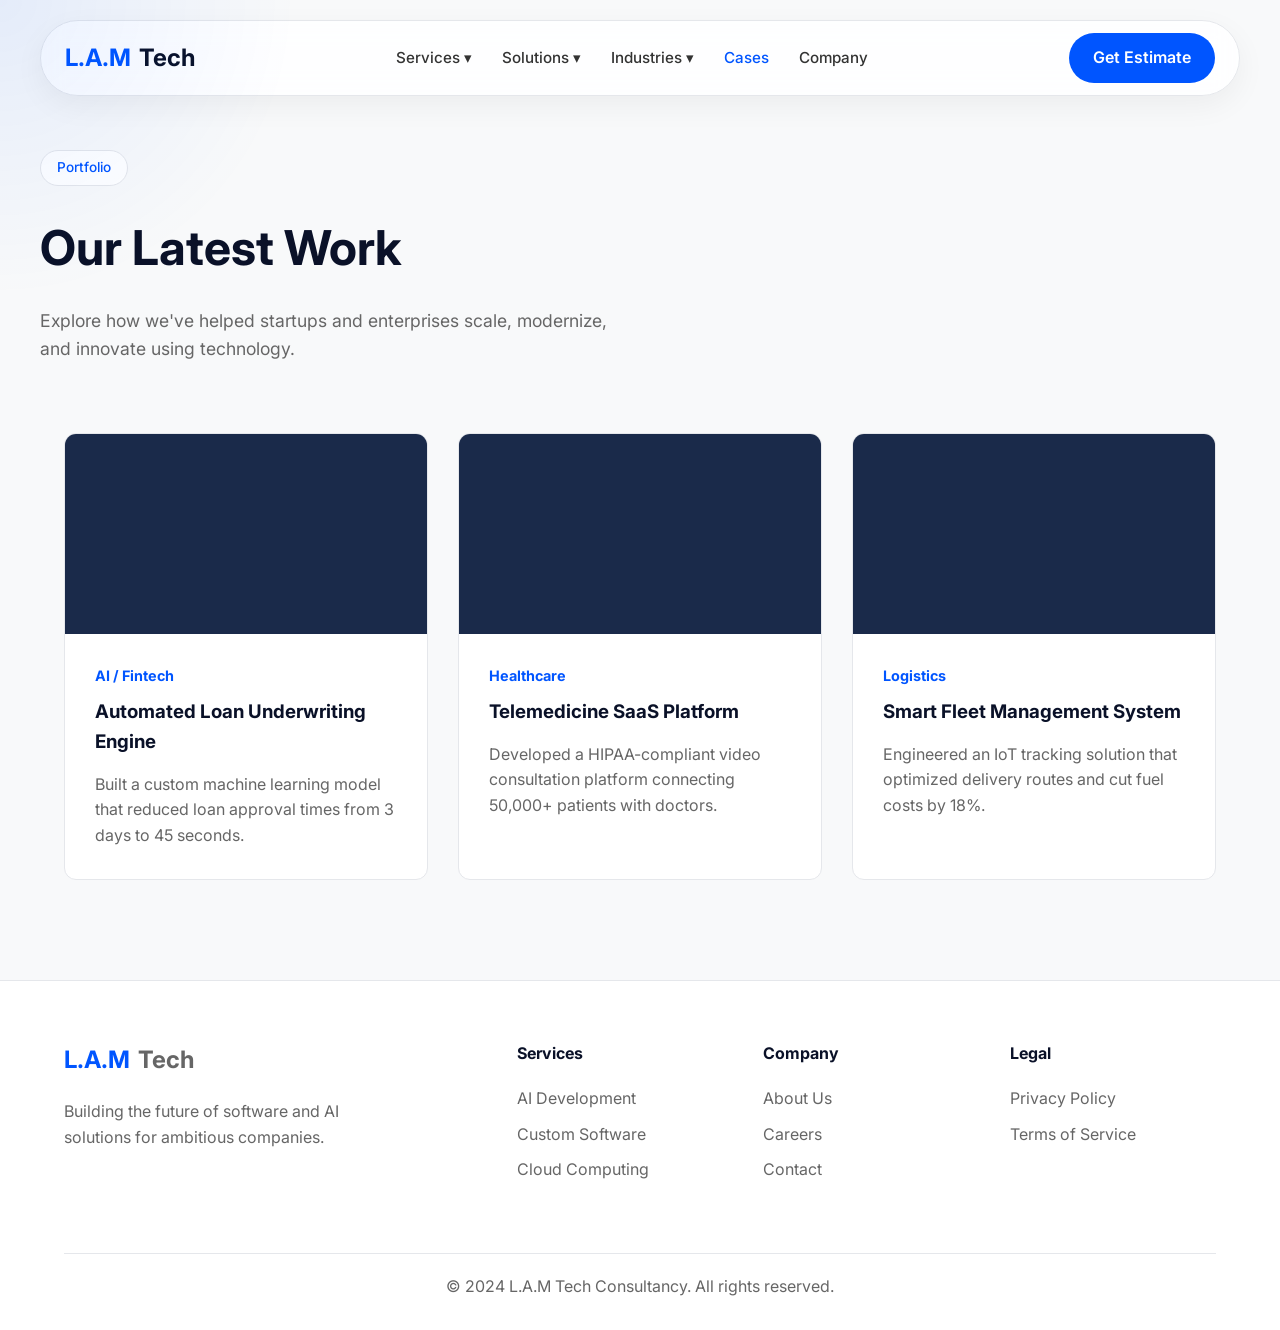
<file: cases.html>
<!DOCTYPE html>
<html lang="en">
<head>
    <meta charset="UTF-8">
    <meta name="viewport" content="width=device-width, initial-scale=1.0">
    <title>Case Studies | L.A.M Tech Consultancy</title>
    <link rel="stylesheet" href="css/styles.css">
</head>
<body>
    <header>
        <a href="index.html" class="logo"><span>L.A.M</span> Tech</a>
        <ul class="nav-links">
            <li><a href="services.html">Services ▾</a>
                <div class="dropdown">
                    <div class="dropdown-column">
                        <h4>Development</h4>
                        <a href="services.html">Custom Software</a>
                        <a href="services.html">Web & Mobile</a>
                        <a href="services.html">Cloud Computing</a>
                    </div>
                    <div class="dropdown-column">
                        <h4>AI & Data</h4>
                        <a href="services.html">AI Agents</a>
                        <a href="services.html">Machine Learning</a>
                        <a href="services.html">Data Engineering</a>
                    </div>
                </div>
            </li>
            <li><a href="solutions.html">Solutions ▾</a>
                <div class="dropdown">
                    <div class="dropdown-column">
                        <h4>Enterprise</h4>
                        <a href="solutions.html">Digital Transformation</a>
                        <a href="solutions.html">Legacy Modernization</a>
                    </div>
                    <div class="dropdown-column">
                        <h4>Startups</h4>
                        <a href="solutions.html">MVP Development</a>
                        <a href="solutions.html">SaaS Platforms</a>
                    </div>
                </div>
            </li>
            <li><a href="industries.html">Industries ▾</a>
                <div class="dropdown">
                    <div class="dropdown-column">
                        <h4>Verticals</h4>
                        <a href="industries.html">Healthcare</a>
                        <a href="industries.html">Fintech</a>
                        <a href="industries.html">Ecommerce</a>
                    </div>
                    <div class="dropdown-column">
                        <h4>Specialized</h4>
                        <a href="industries.html">Logistics</a>
                        <a href="industries.html">Real Estate</a>
                        <a href="industries.html">Cybersecurity</a>
                    </div>
                </div>
            </li>
            <li><a href="cases.html" style="color: var(--primary);">Cases</a></li>
            <li><a href="contact.html">Company</a></li>
        </ul>
        <a href="contact.html" class="btn btn-primary">Get Estimate</a>
    </header>

    <div class="page-header">
        <span class="badge">Portfolio</span>
        <h1>Our Latest Work</h1>
        <p>Explore how we've helped startups and enterprises scale, modernize, and innovate using technology.</p>
    </div>

    <section class="section" style="padding-top: 20px;">
        <div class="grid-3">
            <div class="card" style="padding: 0; overflow: hidden; display: flex; flex-direction: column;">
                <!-- Placeholder for image -->
                <div style="height: 200px; background: var(--dark-lighter); width: 100%;"></div>
                <div style="padding: 30px;">
                    <h4 style="color: var(--primary); margin-bottom: 10px; font-size: 0.9rem;">AI / Fintech</h4>
                    <h3>Automated Loan Underwriting Engine</h3>
                    <p style="margin-top: 10px;">Built a custom machine learning model that reduced loan approval times from 3 days to 45 seconds.</p>
                </div>
            </div>
            
            <div class="card" style="padding: 0; overflow: hidden; display: flex; flex-direction: column;">
                <div style="height: 200px; background: var(--dark-lighter); width: 100%;"></div>
                <div style="padding: 30px;">
                    <h4 style="color: var(--primary); margin-bottom: 10px; font-size: 0.9rem;">Healthcare</h4>
                    <h3>Telemedicine SaaS Platform</h3>
                    <p style="margin-top: 10px;">Developed a HIPAA-compliant video consultation platform connecting 50,000+ patients with doctors.</p>
                </div>
            </div>

            <div class="card" style="padding: 0; overflow: hidden; display: flex; flex-direction: column;">
                <div style="height: 200px; background: var(--dark-lighter); width: 100%;"></div>
                <div style="padding: 30px;">
                    <h4 style="color: var(--primary); margin-bottom: 10px; font-size: 0.9rem;">Logistics</h4>
                    <h3>Smart Fleet Management System</h3>
                    <p style="margin-top: 10px;">Engineered an IoT tracking solution that optimized delivery routes and cut fuel costs by 18%.</p>
                </div>
            </div>
        </div>
    </section>

    <footer>
        <div class="footer-grid">
            <div>
                <a href="index.html" class="logo" style="margin-bottom: 20px;"><span>L.A.M</span> Tech</a>
                <p style="color: var(--text-light); max-width: 300px;">Building the future of software and AI solutions for ambitious companies.</p>
            </div>
            <div>
                <h4>Services</h4>
                <ul>
                    <li><a href="services.html">AI Development</a></li>
                    <li><a href="services.html">Custom Software</a></li>
                    <li><a href="services.html">Cloud Computing</a></li>
                </ul>
            </div>
            <div>
                <h4>Company</h4>
                <ul>
                    <li><a href="contact.html">About Us</a></li>
                    <li><a href="contact.html">Careers</a></li>
                    <li><a href="contact.html">Contact</a></li>
                </ul>
            </div>
            <div>
                <h4>Legal</h4>
                <ul>
                    <li><a href="#">Privacy Policy</a></li>
                    <li><a href="#">Terms of Service</a></li>
                </ul>
            </div>
        </div>
        <div style="text-align: center; color: var(--text-light); padding-top: 20px; border-top: 1px solid var(--border);">
            © 2024 L.A.M Tech Consultancy. All rights reserved.
        </div>
    </footer>
    <script src="js/main.js"></script>
</body>
</html>
</file>
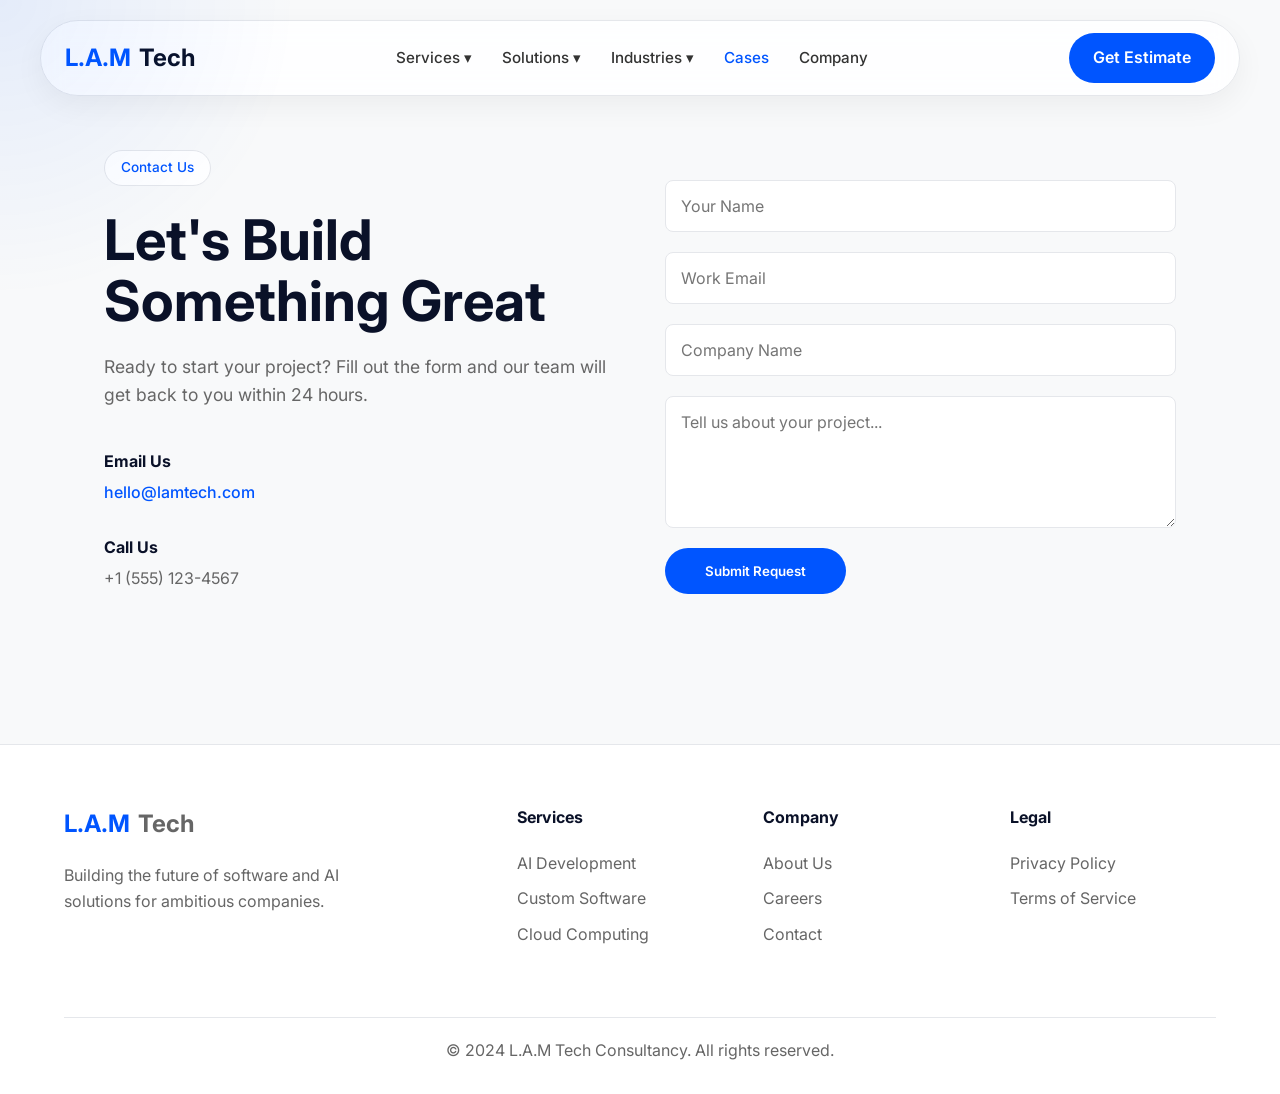
<file: contact.html>
<!DOCTYPE html>
<html lang="en">
<head>
    <meta charset="UTF-8">
    <meta name="viewport" content="width=device-width, initial-scale=1.0">
    <title>Contact Us | L.A.M Tech Consultancy</title>
    <link rel="stylesheet" href="css/styles.css">
</head>
<body>
    <header>
        <a href="index.html" class="logo"><span>L.A.M</span> Tech</a>
        <ul class="nav-links">
            <li><a href="services.html">Services ▾</a>
                <div class="dropdown">
                    <div class="dropdown-column">
                        <h4>Development</h4>
                        <a href="services.html">Custom Software</a>
                        <a href="services.html">Web & Mobile</a>
                        <a href="services.html">Cloud Computing</a>
                    </div>
                    <div class="dropdown-column">
                        <h4>AI & Data</h4>
                        <a href="services.html">AI Agents</a>
                        <a href="services.html">Machine Learning</a>
                        <a href="services.html">Data Engineering</a>
                    </div>
                </div>
            </li>
            <li><a href="solutions.html">Solutions ▾</a>
                <div class="dropdown">
                    <div class="dropdown-column">
                        <h4>Enterprise</h4>
                        <a href="solutions.html">Digital Transformation</a>
                        <a href="solutions.html">Legacy Modernization</a>
                    </div>
                    <div class="dropdown-column">
                        <h4>Startups</h4>
                        <a href="solutions.html">MVP Development</a>
                        <a href="solutions.html">SaaS Platforms</a>
                    </div>
                </div>
            </li>
            <li><a href="industries.html">Industries ▾</a>
                <div class="dropdown">
                    <div class="dropdown-column">
                        <h4>Verticals</h4>
                        <a href="industries.html">Healthcare</a>
                        <a href="industries.html">Fintech</a>
                        <a href="industries.html">Ecommerce</a>
                    </div>
                    <div class="dropdown-column">
                        <h4>Specialized</h4>
                        <a href="industries.html">Logistics</a>
                        <a href="industries.html">Real Estate</a>
                        <a href="industries.html">Cybersecurity</a>
                    </div>
                </div>
            </li>
            <li><a href="cases.html" style="color: var(--primary);">Cases</a></li>
            <li><a href="contact.html">Company</a></li>
        </ul>
        <a href="contact.html" class="btn btn-primary">Get Estimate</a>
    </header>

    <section class="section" style="padding-top: 150px; max-width: 1200px; margin: 0 auto; display: flex; flex-wrap: wrap; gap: 50px;">
        <div style="flex: 1; min-width: 300px;">
            <span class="badge">Contact Us</span>
            <h1 style="font-size: 3.5rem; margin-bottom: 20px; color: var(--dark); line-height: 1.1;">Let's Build Something Great</h1>
            <p style="color: var(--text-light); font-size: 1.1rem; margin-bottom: 40px;">Ready to start your project? Fill out the form and our team will get back to you within 24 hours.</p>
            
            <div style="margin-bottom: 30px;">
                <h4 style="color: var(--dark); margin-bottom: 5px;">Email Us</h4>
                <p style="color: var(--primary); font-weight: 500;">hello@lamtech.com</p>
            </div>
            <div>
                <h4 style="color: var(--dark); margin-bottom: 5px;">Call Us</h4>
                <p style="color: var(--text-light);">+1 (555) 123-4567</p>
            </div>
        </div>

        <div style="flex: 1; min-width: 300px;">
            <form class="contact-form">
                <input type="text" placeholder="Your Name" required>
                <input type="email" placeholder="Work Email" required>
                <input type="text" placeholder="Company Name">
                <textarea placeholder="Tell us about your project..." rows="5" required></textarea>
                <button type="submit" class="btn btn-primary" style="align-self: flex-start; padding: 15px 40px;">Submit Request</button>
            </form>
        </div>
    </section>

    <footer style="margin-top: 50px;">
        <div class="footer-grid">
            <div>
                <a href="index.html" class="logo" style="margin-bottom: 20px;"><span>L.A.M</span> Tech</a>
                <p style="color: var(--text-light); max-width: 300px;">Building the future of software and AI solutions for ambitious companies.</p>
            </div>
            <div>
                <h4>Services</h4>
                <ul>
                    <li><a href="services.html">AI Development</a></li>
                    <li><a href="services.html">Custom Software</a></li>
                    <li><a href="services.html">Cloud Computing</a></li>
                </ul>
            </div>
            <div>
                <h4>Company</h4>
                <ul>
                    <li><a href="contact.html">About Us</a></li>
                    <li><a href="contact.html">Careers</a></li>
                    <li><a href="contact.html">Contact</a></li>
                </ul>
            </div>
            <div>
                <h4>Legal</h4>
                <ul>
                    <li><a href="#">Privacy Policy</a></li>
                    <li><a href="#">Terms of Service</a></li>
                </ul>
            </div>
        </div>
        <div style="text-align: center; color: var(--text-light); padding-top: 20px; border-top: 1px solid var(--border);">
            © 2024 L.A.M Tech Consultancy. All rights reserved.
        </div>
    </footer>
    <script src="js/main.js"></script>
</body>
</html>
</file>
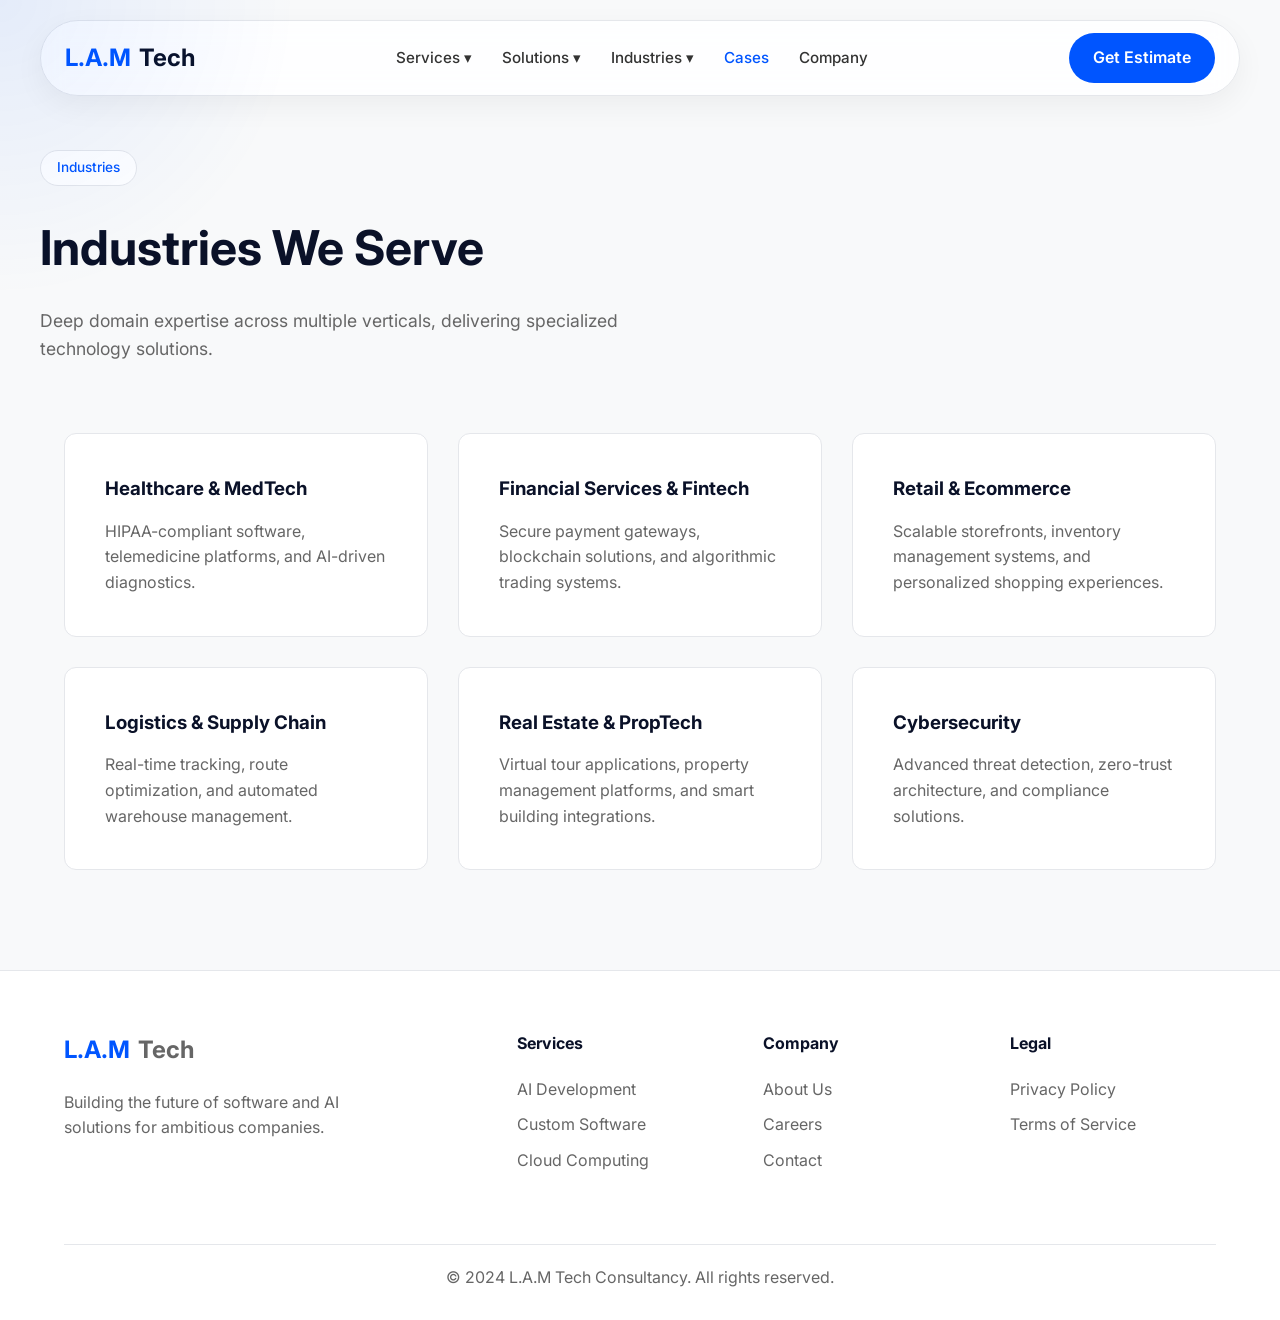
<file: industries.html>
<!DOCTYPE html>
<html lang="en">
<head>
    <meta charset="UTF-8">
    <meta name="viewport" content="width=device-width, initial-scale=1.0">
    <title>Industries | L.A.M Tech Consultancy</title>
    <link rel="stylesheet" href="css/styles.css">
</head>
<body>
  <header>
        <a href="index.html" class="logo"><span>L.A.M</span> Tech</a>
        <ul class="nav-links">
            <li><a href="services.html">Services ▾</a>
                <div class="dropdown">
                    <div class="dropdown-column">
                        <h4>Development</h4>
                        <a href="services.html">Custom Software</a>
                        <a href="services.html">Web & Mobile</a>
                        <a href="services.html">Cloud Computing</a>
                    </div>
                    <div class="dropdown-column">
                        <h4>AI & Data</h4>
                        <a href="services.html">AI Agents</a>
                        <a href="services.html">Machine Learning</a>
                        <a href="services.html">Data Engineering</a>
                    </div>
                </div>
            </li>
            <li><a href="solutions.html">Solutions ▾</a>
                <div class="dropdown">
                    <div class="dropdown-column">
                        <h4>Enterprise</h4>
                        <a href="solutions.html">Digital Transformation</a>
                        <a href="solutions.html">Legacy Modernization</a>
                    </div>
                    <div class="dropdown-column">
                        <h4>Startups</h4>
                        <a href="solutions.html">MVP Development</a>
                        <a href="solutions.html">SaaS Platforms</a>
                    </div>
                </div>
            </li>
            <li><a href="industries.html">Industries ▾</a>
                <div class="dropdown">
                    <div class="dropdown-column">
                        <h4>Verticals</h4>
                        <a href="industries.html">Healthcare</a>
                        <a href="industries.html">Fintech</a>
                        <a href="industries.html">Ecommerce</a>
                    </div>
                    <div class="dropdown-column">
                        <h4>Specialized</h4>
                        <a href="industries.html">Logistics</a>
                        <a href="industries.html">Real Estate</a>
                        <a href="industries.html">Cybersecurity</a>
                    </div>
                </div>
            </li>
            <li><a href="cases.html" style="color: var(--primary);">Cases</a></li>
            <li><a href="contact.html">Company</a></li>
        </ul>
        <a href="contact.html" class="btn btn-primary">Get Estimate</a>
    </header>

    <div class="page-header">
        <span class="badge">Industries</span>
        <h1>Industries We Serve</h1>
        <p>Deep domain expertise across multiple verticals, delivering specialized technology solutions.</p>
    </div>

    <section class="section" style="padding-top: 20px;">
        <div class="grid-3">
            <div class="card">
                <h3>Healthcare & MedTech</h3>
                <p>HIPAA-compliant software, telemedicine platforms, and AI-driven diagnostics.</p>
            </div>
            <div class="card">
                <h3>Financial Services & Fintech</h3>
                <p>Secure payment gateways, blockchain solutions, and algorithmic trading systems.</p>
            </div>
            <div class="card">
                <h3>Retail & Ecommerce</h3>
                <p>Scalable storefronts, inventory management systems, and personalized shopping experiences.</p>
            </div>
            <div class="card">
                <h3>Logistics & Supply Chain</h3>
                <p>Real-time tracking, route optimization, and automated warehouse management.</p>
            </div>
            <div class="card">
                <h3>Real Estate & PropTech</h3>
                <p>Virtual tour applications, property management platforms, and smart building integrations.</p>
            </div>
            <div class="card">
                <h3>Cybersecurity</h3>
                <p>Advanced threat detection, zero-trust architecture, and compliance solutions.</p>
            </div>
        </div>
    </section>

    <footer>
        <div class="footer-grid">
            <div>
                <a href="index.html" class="logo" style="margin-bottom: 20px;"><span>L.A.M</span> Tech</a>
                <p style="color: var(--text-light); max-width: 300px;">Building the future of software and AI solutions for ambitious companies.</p>
            </div>
            <div>
                <h4>Services</h4>
                <ul>
                    <li><a href="services.html">AI Development</a></li>
                    <li><a href="services.html">Custom Software</a></li>
                    <li><a href="services.html">Cloud Computing</a></li>
                </ul>
            </div>
            <div>
                <h4>Company</h4>
                <ul>
                    <li><a href="contact.html">About Us</a></li>
                    <li><a href="contact.html">Careers</a></li>
                    <li><a href="contact.html">Contact</a></li>
                </ul>
            </div>
            <div>
                <h4>Legal</h4>
                <ul>
                    <li><a href="#">Privacy Policy</a></li>
                    <li><a href="#">Terms of Service</a></li>
                </ul>
            </div>
        </div>
        <div style="text-align: center; color: var(--text-light); padding-top: 20px; border-top: 1px solid var(--border);">
            © 2024 L.A.M Tech Consultancy. All rights reserved.
        </div>
    </footer>
    <script src="js/main.js"></script>
</body>
</html>
</file>
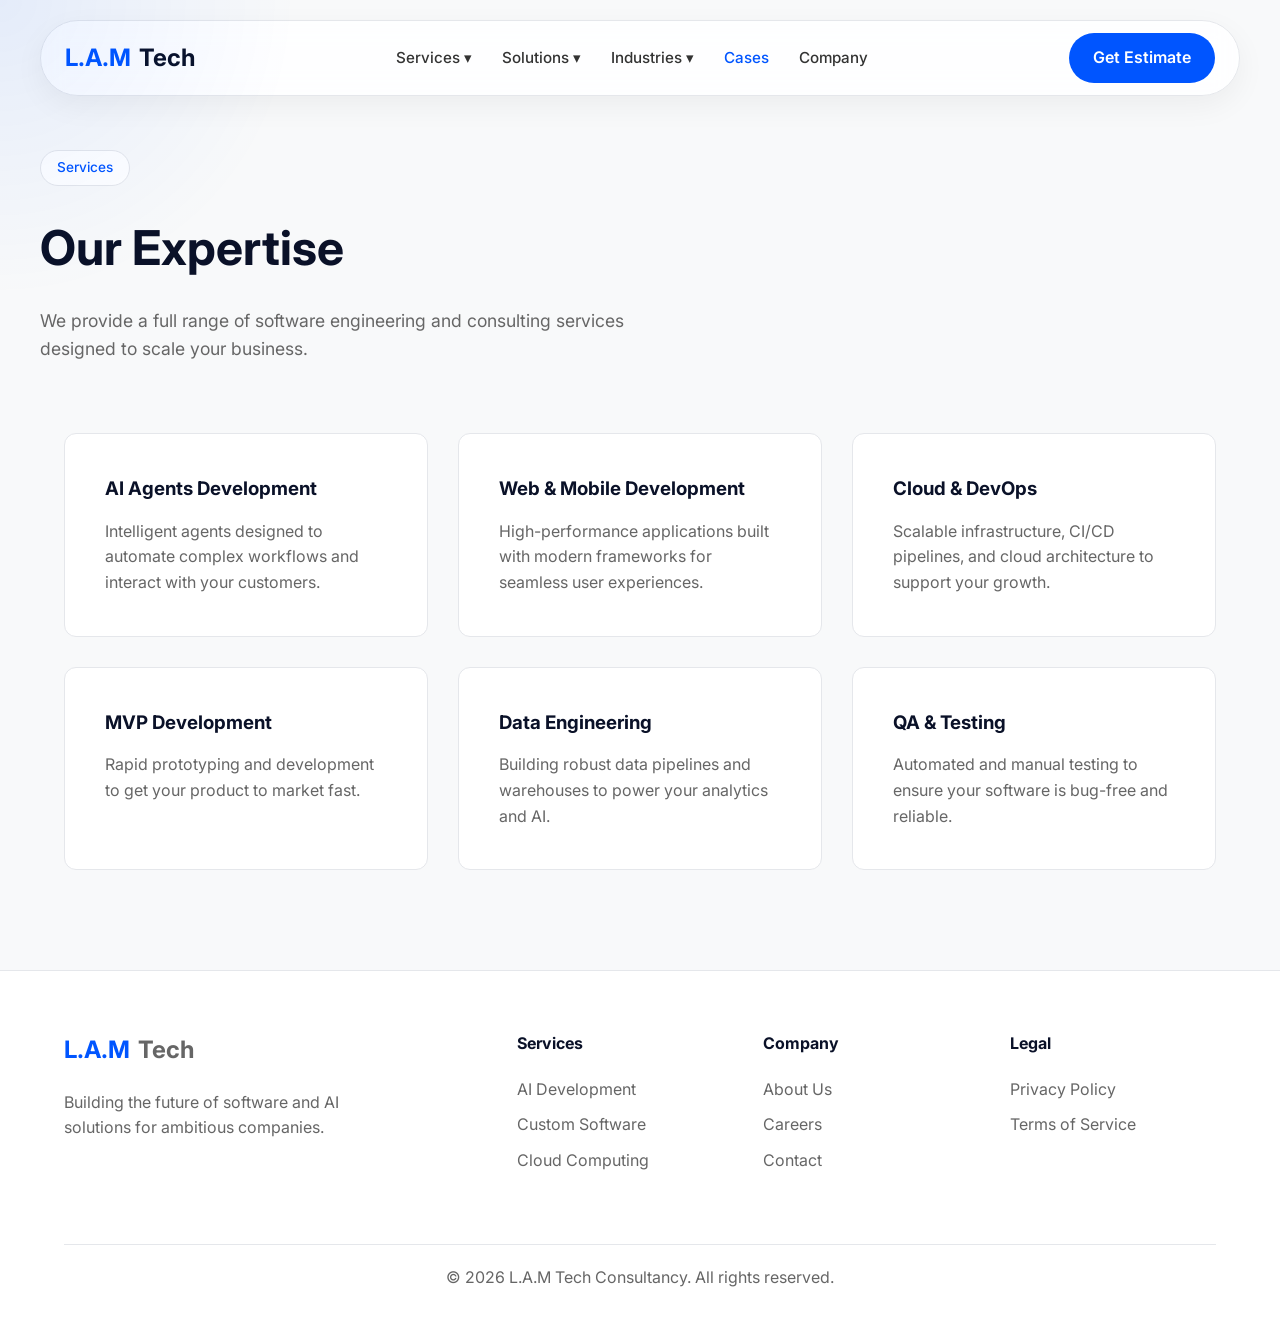
<file: services.html>
<!DOCTYPE html>
<html lang="en">
<head>
    <meta charset="UTF-8">
    <meta name="viewport" content="width=device-width, initial-scale=1.0">
    <title>Services | L.A.M Tech Consultancy</title>
    <link rel="stylesheet" href="css/styles.css">
</head>
<body>
   <header>
        <a href="index.html" class="logo"><span>L.A.M</span> Tech</a>
        <ul class="nav-links">
            <li><a href="services.html">Services ▾</a>
                <div class="dropdown">
                    <div class="dropdown-column">
                        <h4>Development</h4>
                        <a href="services.html">Custom Software</a>
                        <a href="services.html">Web & Mobile</a>
                        <a href="services.html">Cloud Computing</a>
                    </div>
                    <div class="dropdown-column">
                        <h4>AI & Data</h4>
                        <a href="services.html">AI Agents</a>
                        <a href="services.html">Machine Learning</a>
                        <a href="services.html">Data Engineering</a>
                    </div>
                </div>
            </li>
            <li><a href="solutions.html">Solutions ▾</a>
                <div class="dropdown">
                    <div class="dropdown-column">
                        <h4>Enterprise</h4>
                        <a href="solutions.html">Digital Transformation</a>
                        <a href="solutions.html">Legacy Modernization</a>
                    </div>
                    <div class="dropdown-column">
                        <h4>Startups</h4>
                        <a href="solutions.html">MVP Development</a>
                        <a href="solutions.html">SaaS Platforms</a>
                    </div>
                </div>
            </li>
            <li><a href="industries.html">Industries ▾</a>
                <div class="dropdown">
                    <div class="dropdown-column">
                        <h4>Verticals</h4>
                        <a href="industries.html">Healthcare</a>
                        <a href="industries.html">Fintech</a>
                        <a href="industries.html">Ecommerce</a>
                    </div>
                    <div class="dropdown-column">
                        <h4>Specialized</h4>
                        <a href="industries.html">Logistics</a>
                        <a href="industries.html">Real Estate</a>
                        <a href="industries.html">Cybersecurity</a>
                    </div>
                </div>
            </li>
            <li><a href="cases.html" style="color: var(--primary);">Cases</a></li>
            <li><a href="contact.html">Company</a></li>
        </ul>
        <a href="contact.html" class="btn btn-primary">Get Estimate</a>
    </header>

    <div class="page-header">
        <span class="badge">Services</span>
        <h1>Our Expertise</h1>
        <p>We provide a full range of software engineering and consulting services designed to scale your business.</p>
    </div>

    <section class="section" style="padding-top: 20px;">
        <div class="grid-3">
            <div class="card">
                <h3>AI Agents Development</h3>
                <p>Intelligent agents designed to automate complex workflows and interact with your customers.</p>
            </div>
            <div class="card">
                <h3>Web & Mobile Development</h3>
                <p>High-performance applications built with modern frameworks for seamless user experiences.</p>
            </div>
            <div class="card">
                <h3>Cloud & DevOps</h3>
                <p>Scalable infrastructure, CI/CD pipelines, and cloud architecture to support your growth.</p>
            </div>
            <div class="card">
                <h3>MVP Development</h3>
                <p>Rapid prototyping and development to get your product to market fast.</p>
            </div>
            <div class="card">
                <h3>Data Engineering</h3>
                <p>Building robust data pipelines and warehouses to power your analytics and AI.</p>
            </div>
            <div class="card">
                <h3>QA & Testing</h3>
                <p>Automated and manual testing to ensure your software is bug-free and reliable.</p>
            </div>
        </div>
    </section>

    <footer>
        <div class="footer-grid">
            <div>
                <a href="index.html" class="logo" style="margin-bottom: 20px;"><span>L.A.M</span> Tech</a>
                <p style="color: var(--text-light); max-width: 300px;">Building the future of software and AI solutions for ambitious companies.</p>
            </div>
            <div>
                <h4>Services</h4>
                <ul>
                    <li><a href="services.html">AI Development</a></li>
                    <li><a href="services.html">Custom Software</a></li>
                    <li><a href="services.html">Cloud Computing</a></li>
                </ul>
            </div>
            <div>
                <h4>Company</h4>
                <ul>
                    <li><a href="contact.html">About Us</a></li>
                    <li><a href="contact.html">Careers</a></li>
                    <li><a href="contact.html">Contact</a></li>
                </ul>
            </div>
            <div>
                <h4>Legal</h4>
                <ul>
                    <li><a href="#">Privacy Policy</a></li>
                    <li><a href="#">Terms of Service</a></li>
                </ul>
            </div>
        </div>
        <div style="text-align: center; color: var(--text-light); padding-top: 20px; border-top: 1px solid var(--border);">
            © 2026 L.A.M Tech Consultancy. All rights reserved.
        </div>
    </footer>
    <script src="js/main.js"></script>
</body>
</html>
</file>
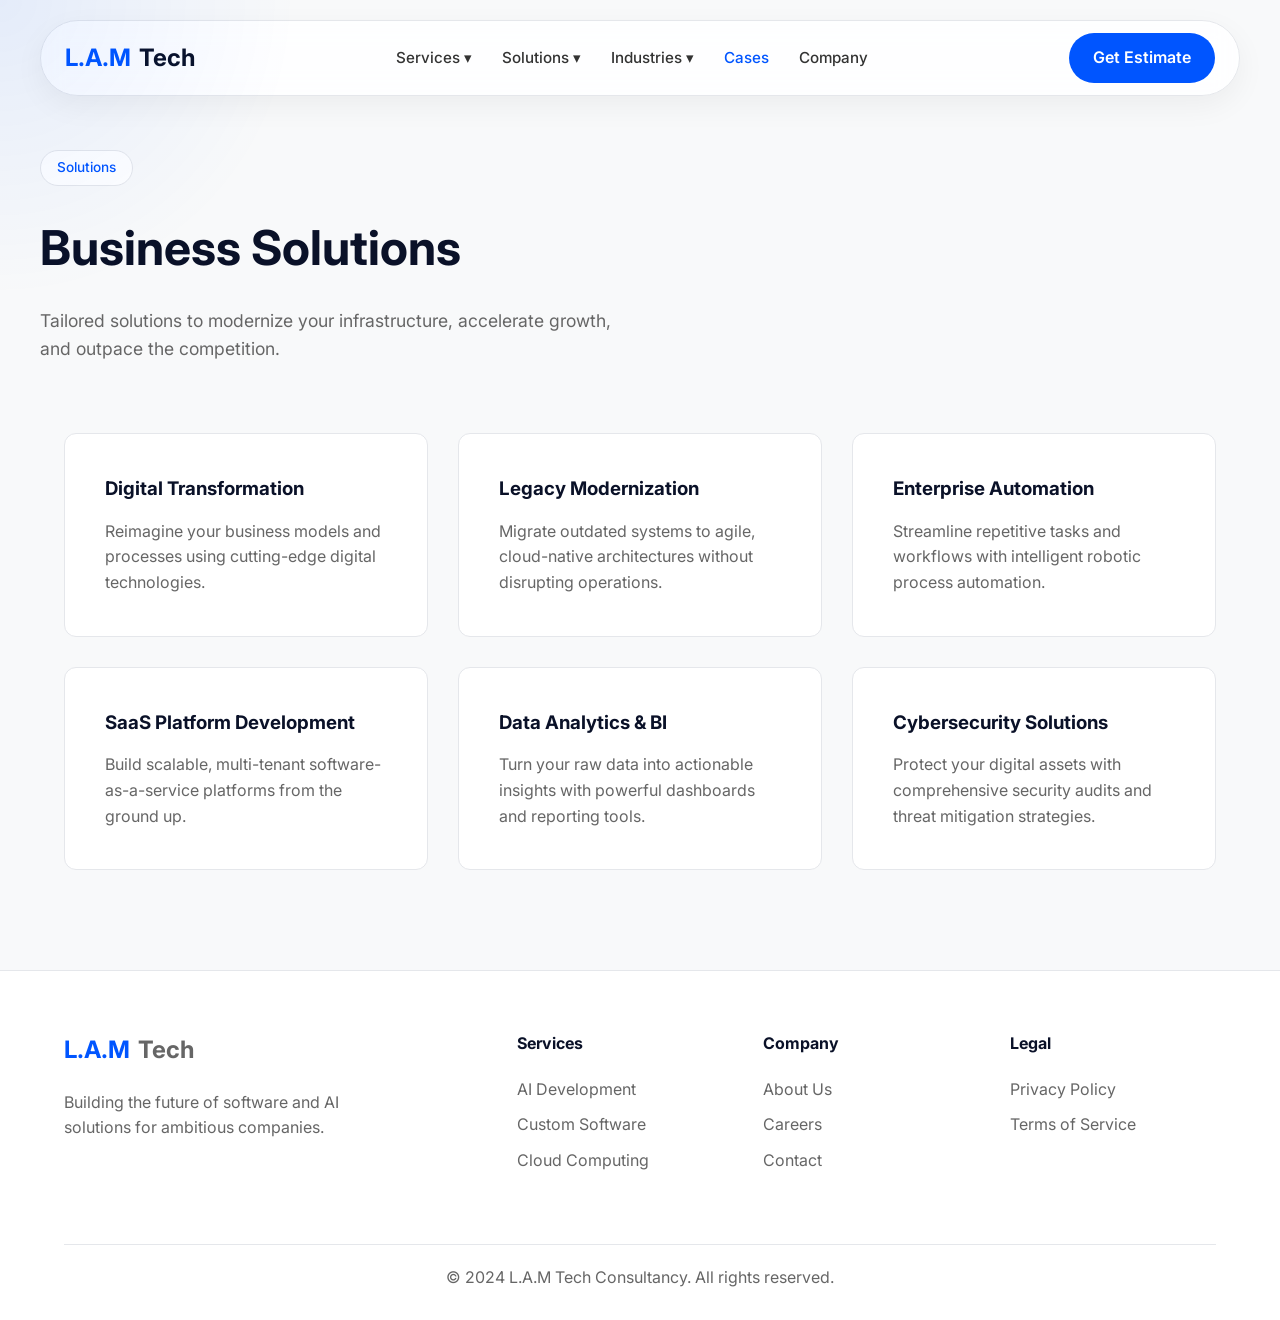
<file: solutions.html>
<!DOCTYPE html>
<html lang="en">
<head>
    <meta charset="UTF-8">
    <meta name="viewport" content="width=device-width, initial-scale=1.0">
    <title>Solutions | L.A.M Tech Consultancy</title>
    <link rel="stylesheet" href="css/styles.css">
</head>
<body>
    <header>
        <a href="index.html" class="logo"><span>L.A.M</span> Tech</a>
        <ul class="nav-links">
            <li><a href="services.html">Services ▾</a>
                <div class="dropdown">
                    <div class="dropdown-column">
                        <h4>Development</h4>
                        <a href="services.html">Custom Software</a>
                        <a href="services.html">Web & Mobile</a>
                        <a href="services.html">Cloud Computing</a>
                    </div>
                    <div class="dropdown-column">
                        <h4>AI & Data</h4>
                        <a href="services.html">AI Agents</a>
                        <a href="services.html">Machine Learning</a>
                        <a href="services.html">Data Engineering</a>
                    </div>
                </div>
            </li>
            <li><a href="solutions.html">Solutions ▾</a>
                <div class="dropdown">
                    <div class="dropdown-column">
                        <h4>Enterprise</h4>
                        <a href="solutions.html">Digital Transformation</a>
                        <a href="solutions.html">Legacy Modernization</a>
                    </div>
                    <div class="dropdown-column">
                        <h4>Startups</h4>
                        <a href="solutions.html">MVP Development</a>
                        <a href="solutions.html">SaaS Platforms</a>
                    </div>
                </div>
            </li>
            <li><a href="industries.html">Industries ▾</a>
                <div class="dropdown">
                    <div class="dropdown-column">
                        <h4>Verticals</h4>
                        <a href="industries.html">Healthcare</a>
                        <a href="industries.html">Fintech</a>
                        <a href="industries.html">Ecommerce</a>
                    </div>
                    <div class="dropdown-column">
                        <h4>Specialized</h4>
                        <a href="industries.html">Logistics</a>
                        <a href="industries.html">Real Estate</a>
                        <a href="industries.html">Cybersecurity</a>
                    </div>
                </div>
            </li>
            <li><a href="cases.html" style="color: var(--primary);">Cases</a></li>
            <li><a href="contact.html">Company</a></li>
        </ul>
        <a href="contact.html" class="btn btn-primary">Get Estimate</a>
    </header>

    <div class="page-header">
        <span class="badge">Solutions</span>
        <h1>Business Solutions</h1>
        <p>Tailored solutions to modernize your infrastructure, accelerate growth, and outpace the competition.</p>
    </div>

    <section class="section" style="padding-top: 20px;">
        <div class="grid-3">
            <div class="card">
                <h3>Digital Transformation</h3>
                <p>Reimagine your business models and processes using cutting-edge digital technologies.</p>
            </div>
            <div class="card">
                <h3>Legacy Modernization</h3>
                <p>Migrate outdated systems to agile, cloud-native architectures without disrupting operations.</p>
            </div>
            <div class="card">
                <h3>Enterprise Automation</h3>
                <p>Streamline repetitive tasks and workflows with intelligent robotic process automation.</p>
            </div>
            <div class="card">
                <h3>SaaS Platform Development</h3>
                <p>Build scalable, multi-tenant software-as-a-service platforms from the ground up.</p>
            </div>
            <div class="card">
                <h3>Data Analytics & BI</h3>
                <p>Turn your raw data into actionable insights with powerful dashboards and reporting tools.</p>
            </div>
            <div class="card">
                <h3>Cybersecurity Solutions</h3>
                <p>Protect your digital assets with comprehensive security audits and threat mitigation strategies.</p>
            </div>
        </div>
    </section>

    <footer>
        <div class="footer-grid">
            <div>
                <a href="index.html" class="logo" style="margin-bottom: 20px;"><span>L.A.M</span> Tech</a>
                <p style="color: var(--text-light); max-width: 300px;">Building the future of software and AI solutions for ambitious companies.</p>
            </div>
            <div>
                <h4>Services</h4>
                <ul>
                    <li><a href="services.html">AI Development</a></li>
                    <li><a href="services.html">Custom Software</a></li>
                    <li><a href="services.html">Cloud Computing</a></li>
                </ul>
            </div>
            <div>
                <h4>Company</h4>
                <ul>
                    <li><a href="contact.html">About Us</a></li>
                    <li><a href="contact.html">Careers</a></li>
                    <li><a href="contact.html">Contact</a></li>
                </ul>
            </div>
            <div>
                <h4>Legal</h4>
                <ul>
                    <li><a href="#">Privacy Policy</a></li>
                    <li><a href="#">Terms of Service</a></li>
                </ul>
            </div>
        </div>
        <div style="text-align: center; color: var(--text-light); padding-top: 20px; border-top: 1px solid var(--border);">
            © 2024 L.A.M Tech Consultancy. All rights reserved.
        </div>
    </footer>
    <script src="js/main.js"></script>
</body>
</html>
</file>
<file: css/styles.css>
@import url('https://fonts.googleapis.com/css2?family=Inter:wght@300;400;500;600;700&display=swap');

:root {
    --primary: #0055FF;
    --primary-hover: #0044CC;
    --dark: #0A1128;
    --dark-lighter: #1A2A4A;
    --light: #F8F9FA;
    --text-main: #333333;
    --text-light: #666666;
    --white: #FFFFFF;
    --border: #E5E7EB;
    --radius: 12px;
    --radius-pill: 50px;
    --transition: all 0.3s ease;
}

* {
    margin: 0;
    padding: 0;
    box-sizing: border-box;
}

body {
    font-family: 'Inter', sans-serif;
    background-color: var(--light);
    color: var(--text-main);
    line-height: 1.6;
    overflow-x: hidden;
}

/* Custom Cursor Highlight */
.cursor-highlight {
    position: fixed;
    top: 0;
    left: 0;
    width: 600px;
    height: 600px;
    background: radial-gradient(circle, rgba(0, 85, 255, 0.08) 0%, rgba(0, 85, 255, 0) 70%);
    border-radius: 50%;
    transform: translate(-50%, -50%);
    pointer-events: none;
    z-index: 9999;
    transition: transform 0.1s ease-out;
}

/* Three.js Canvas Container */
#canvas-container {
    position: absolute;
    top: 0;
    right: 0;
    width: 50%;
    height: 100vh;
    z-index: -1;
    opacity: 0.9;
}

/* Navigation */
header {
    position: fixed;
    top: 20px;
    left: 50%;
    transform: translateX(-50%);
    width: 95%;
    max-width: 1200px;
    background: rgba(255, 255, 255, 0.85);
    backdrop-filter: blur(12px);
    -webkit-backdrop-filter: blur(12px);
    border: 1px solid var(--border);
    border-radius: var(--radius-pill);
    padding: 12px 24px;
    display: flex;
    justify-content: space-between;
    align-items: center;
    z-index: 1000;
    box-shadow: 0 10px 30px rgba(0,0,0,0.05);
}

.logo {
    font-size: 1.5rem;
    font-weight: 700;
    color: var(--dark);
    text-decoration: none;
    display: flex;
    align-items: center;
    gap: 8px;
}
.logo span { color: var(--primary); }

.nav-links {
    display: flex;
    gap: 30px;
    list-style: none;
}

.nav-links > li {
    position: relative;
}

.nav-links a {
    text-decoration: none;
    color: var(--text-main);
    font-weight: 500;
    font-size: 0.95rem;
    transition: var(--transition);
}

.nav-links a:hover {
    color: var(--primary);
}

/* Mega Menu Dropdown */
.dropdown {
    position: absolute;
    top: 100%;
    left: -50px;
    background: var(--white);
    border-radius: var(--radius);
    box-shadow: 0 20px 40px rgba(0,0,0,0.1);
    padding: 30px;
    width: 600px;
    display: grid;
    grid-template-columns: 1fr 1fr;
    gap: 20px;
    opacity: 0;
    visibility: hidden;
    transform: translateY(10px);
    transition: var(--transition);
    border: 1px solid var(--border);
}

.nav-links > li:hover .dropdown {
    opacity: 1;
    visibility: visible;
    transform: translateY(0);
}

.dropdown-column h4 {
    font-size: 0.8rem;
    text-transform: uppercase;
    color: var(--text-light);
    letter-spacing: 1px;
    margin-bottom: 15px;
}

.dropdown-column a {
    display: block;
    padding: 8px 0;
    font-size: 0.9rem;
}

/* Buttons */
.btn {
    padding: 12px 24px;
    border-radius: var(--radius-pill);
    font-weight: 600;
    text-decoration: none;
    transition: var(--transition);
    display: inline-flex;
    align-items: center;
    justify-content: center;
    cursor: pointer;
    border: none;
    font-family: inherit;
}

.btn-primary {
    background: var(--primary);
    color: var(--white);
}
.btn-primary:hover {
    background: var(--primary-hover);
    transform: translateY(-2px);
}

.btn-outline {
    background: transparent;
    border: 1px solid var(--border);
    color: var(--dark);
}
.btn-outline:hover {
    border-color: var(--primary);
    color: var(--primary);
}

/* Hero Section */
.hero {
    min-height: 100vh;
    padding: 180px 5% 100px;
    display: flex;
    align-items: center;
    position: relative;
}

.hero-content {
    max-width: 700px;
    z-index: 10;
}

.badge {
    background: var(--white);
    border: 1px solid var(--border);
    padding: 6px 16px;
    border-radius: var(--radius-pill);
    font-size: 0.85rem;
    font-weight: 500;
    display: inline-block;
    margin-bottom: 24px;
    color: var(--primary);
}

.hero h1 {
    font-size: 4.5rem;
    line-height: 1.1;
    color: var(--dark);
    margin-bottom: 24px;
    font-weight: 700;
}
.hero h1 span { color: var(--primary); }

.hero p {
    font-size: 1.2rem;
    color: var(--text-light);
    margin-bottom: 40px;
    max-width: 600px;
}

/* Section & Grids */
.section { padding: 100px 5%; }
.page-header { padding-top: 150px; padding-bottom: 50px; text-align: left; max-width: 1200px; margin: 0 auto;}
.page-header h1 { font-size: 3rem; margin-bottom: 20px; color: var(--dark); }
.page-header p { color: var(--text-light); max-width: 600px; font-size: 1.1rem;}

.grid-3 {
    display: grid;
    grid-template-columns: repeat(auto-fit, minmax(300px, 1fr));
    gap: 30px;
    max-width: 1200px;
    margin: 0 auto;
}
.card {
    background: var(--white);
    padding: 40px;
    border-radius: var(--radius);
    border: 1px solid var(--border);
    transition: var(--transition);
}
.card:hover {
    box-shadow: 0 20px 40px rgba(0,0,0,0.05);
    transform: translateY(-5px);
    border-color: var(--primary);
}
.card h3 { margin-bottom: 15px; color: var(--dark); }
.card p { color: var(--text-light); }

/* Dark Section (Instinctools Style) */
.dark-section {
    background: var(--dark);
    color: var(--white);
    padding: 100px 5%;
    border-radius: 40px;
    margin: 0 20px 100px;
}
.dark-section .grid-3 { margin: 0 auto; }
.dark-section h2 { color: var(--white); margin-bottom: 40px; font-size: 2.5rem; text-align: center;}
.dark-section .card {
    background: var(--dark-lighter);
    border-color: rgba(255,255,255,0.1);
}
.dark-section .card h3 { color: var(--white); }
.dark-section .card p { color: #A0AABF; }

/* Contact Form */
.contact-form {
    display: flex;
    flex-direction: column;
    gap: 20px;
    max-width: 600px;
    margin-top: 30px;
}
.contact-form input, .contact-form textarea {
    width: 100%;
    padding: 15px;
    border-radius: 8px;
    border: 1px solid var(--border);
    font-family: inherit;
    font-size: 1rem;
    background: var(--white);
}
.contact-form input:focus, .contact-form textarea:focus {
    outline: none;
    border-color: var(--primary);
}

/* Footer */
footer {
    background: var(--white);
    padding: 60px 5% 30px;
    border-top: 1px solid var(--border);
}
.footer-grid {
    display: grid;
    grid-template-columns: 2fr 1fr 1fr 1fr;
    gap: 40px;
    margin-bottom: 60px;
    max-width: 1200px;
    margin: 0 auto 60px;
}
.footer-grid h4 { margin-bottom: 20px; color: var(--dark); }
.footer-grid ul { list-style: none; }
.footer-grid ul li { margin-bottom: 10px; }
.footer-grid a { color: var(--text-light); text-decoration: none; transition: var(--transition); }
.footer-grid a:hover { color: var(--primary); }

/* Responsive */
@media (max-width: 968px) {
    .hero h1 { font-size: 3rem; }
    .nav-links { display: none; }
    #canvas-container { width: 100%; opacity: 0.2; }
    .footer-grid { grid-template-columns: 1fr 1fr; }
    .dropdown { display: none; }
}
@media (max-width: 600px) {
    .footer-grid { grid-template-columns: 1fr; }
    .hero h1 { font-size: 2.5rem; }
}
</file>
